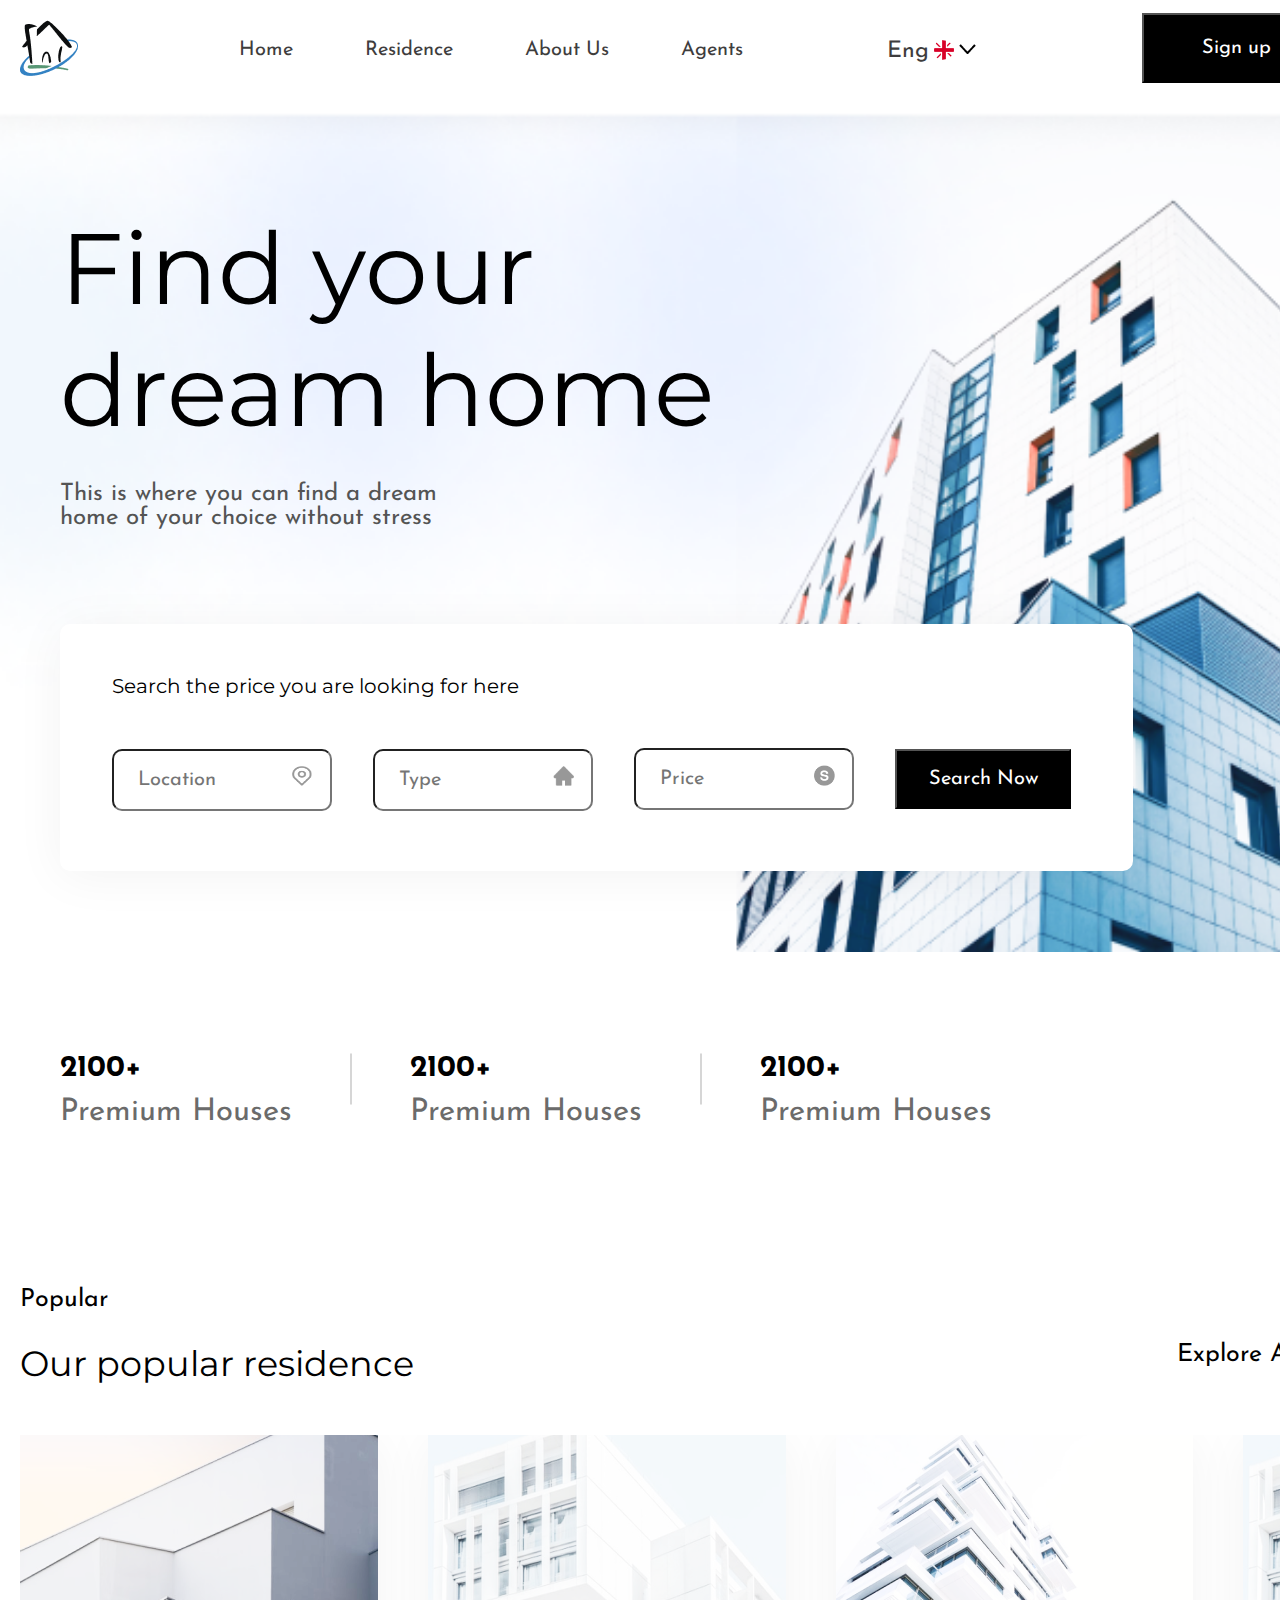
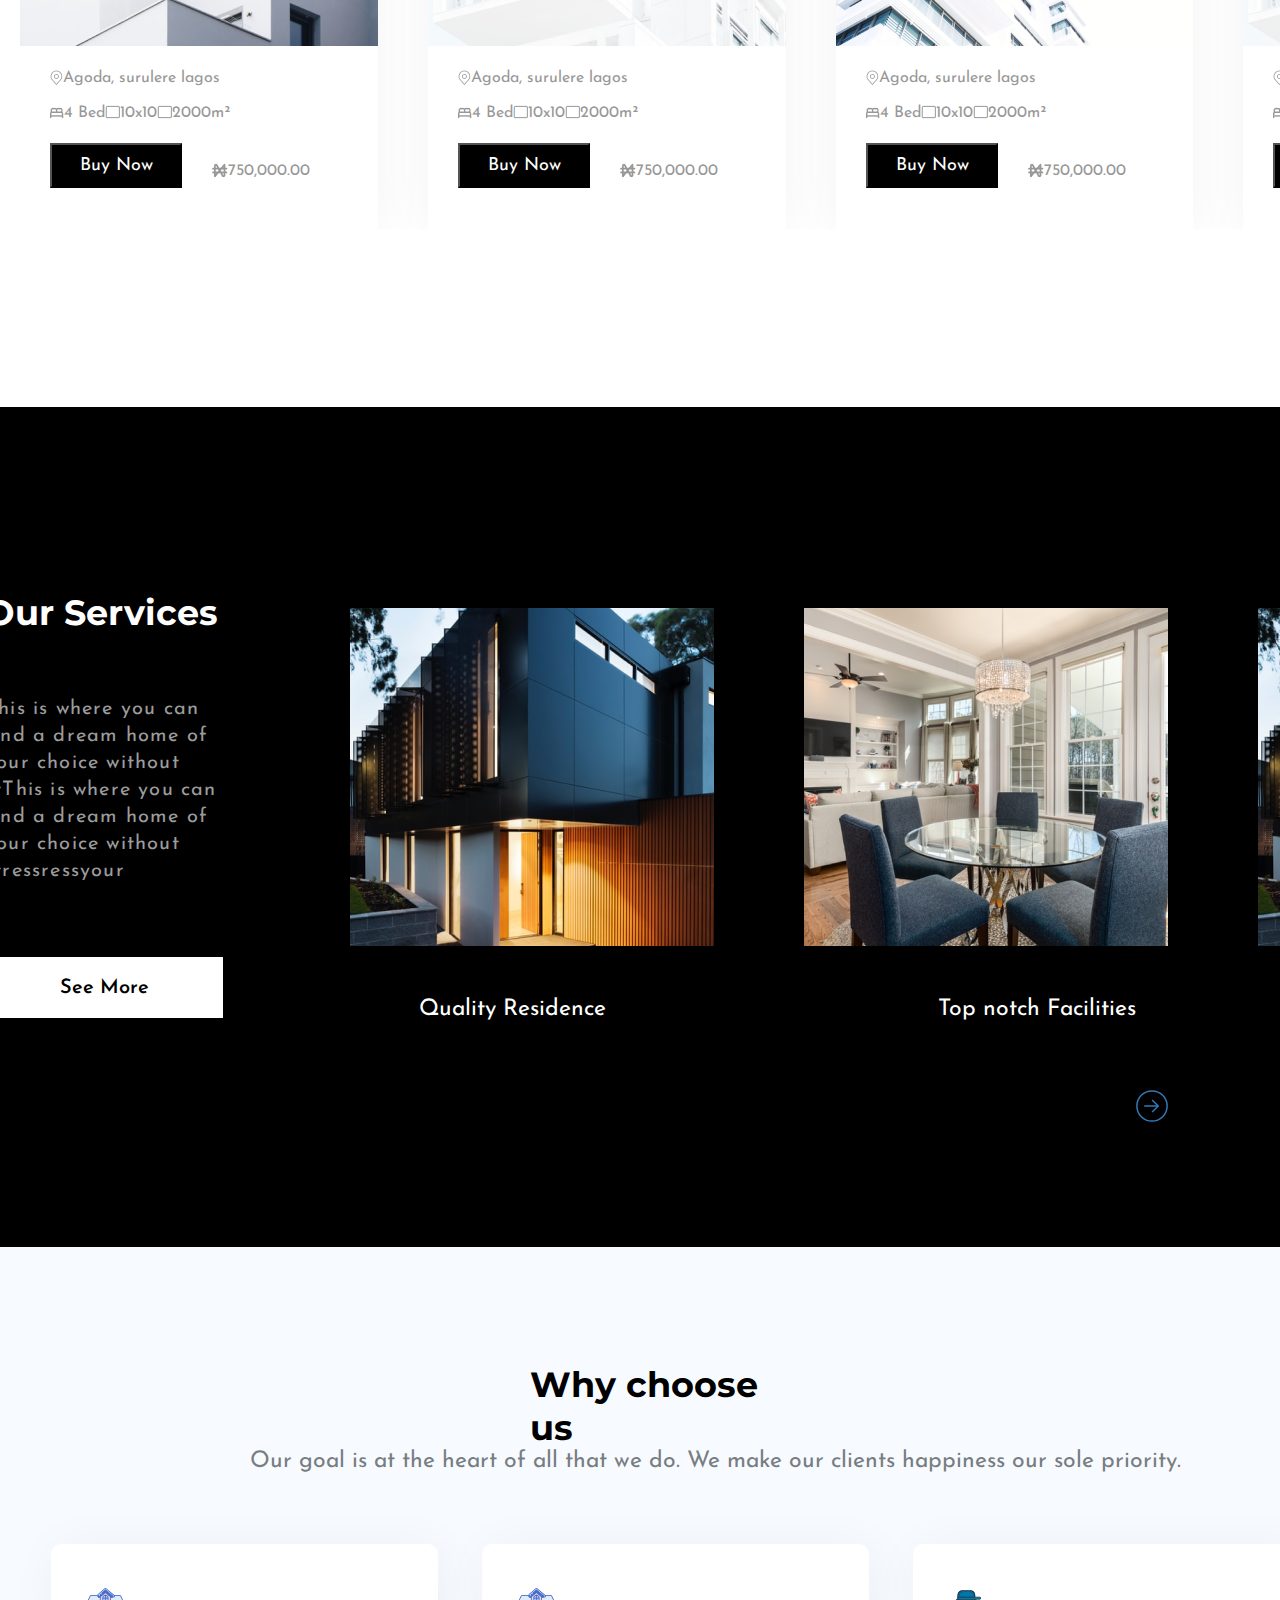
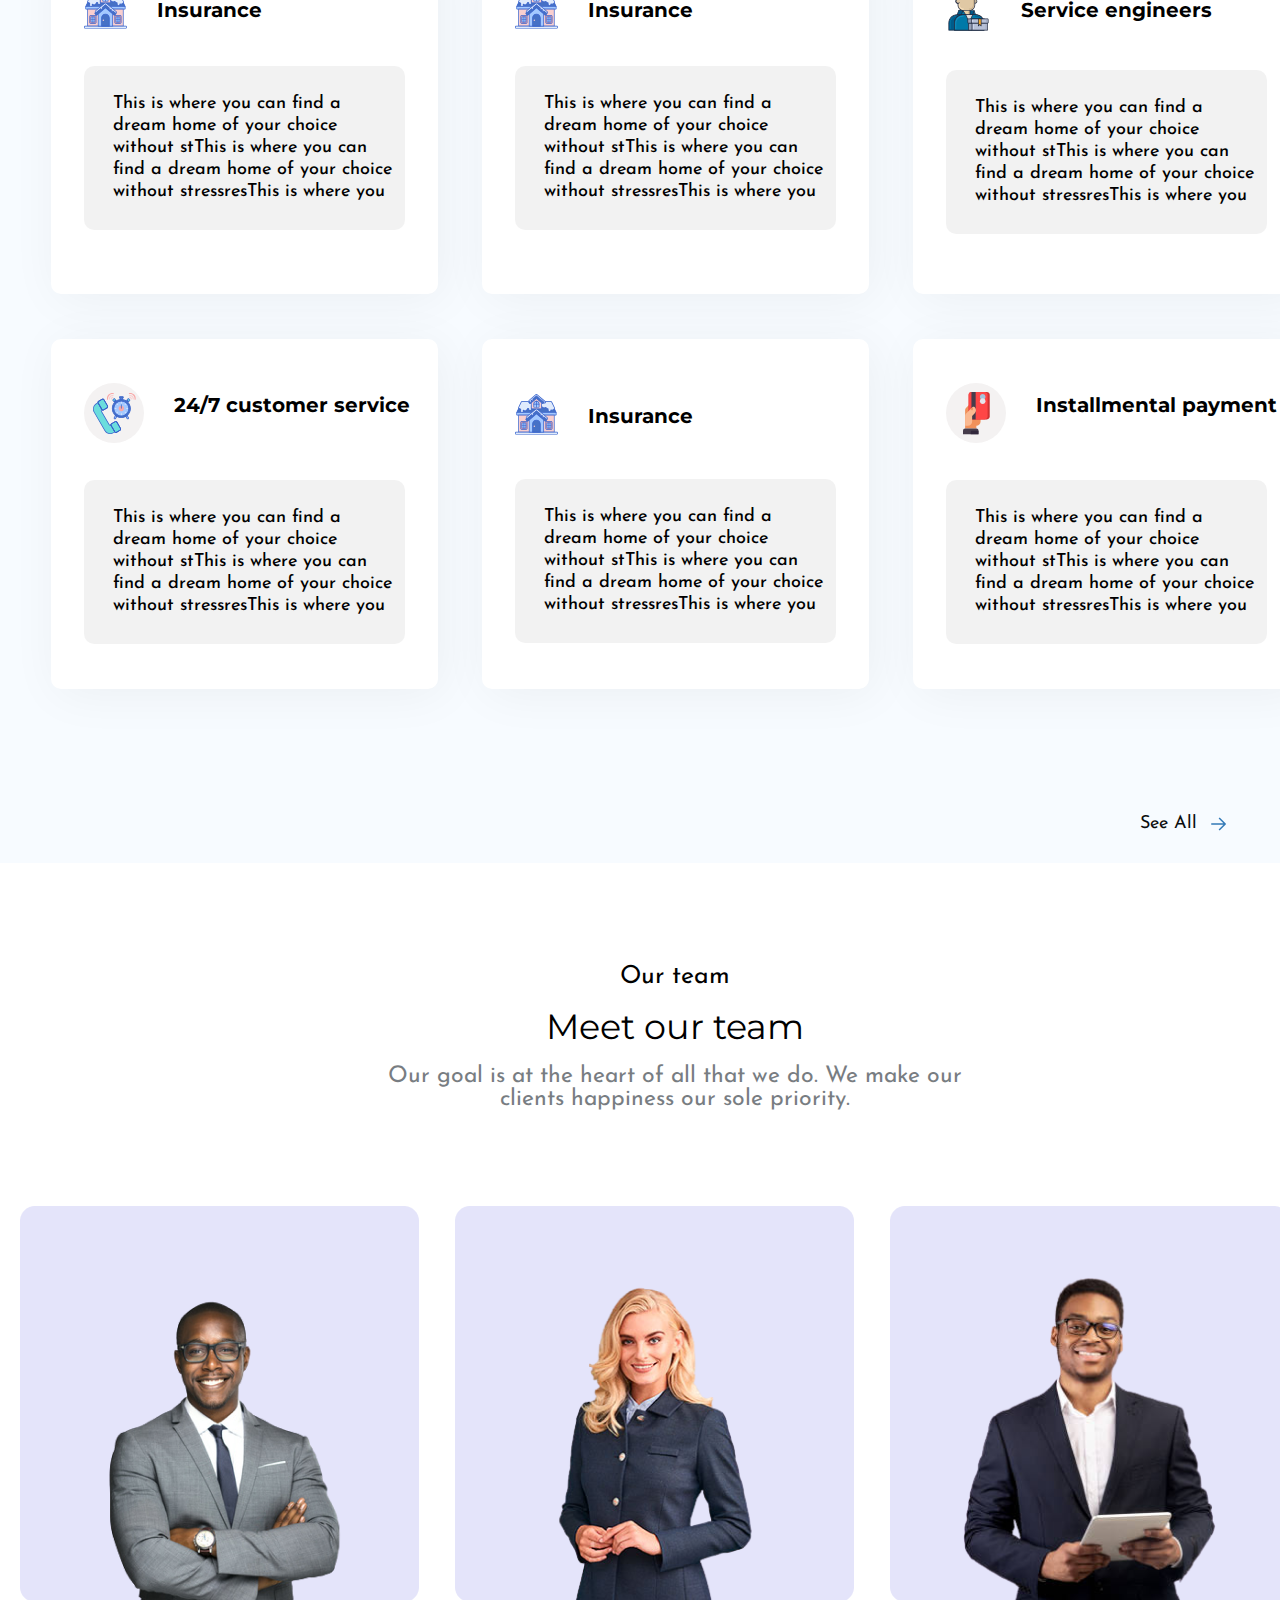
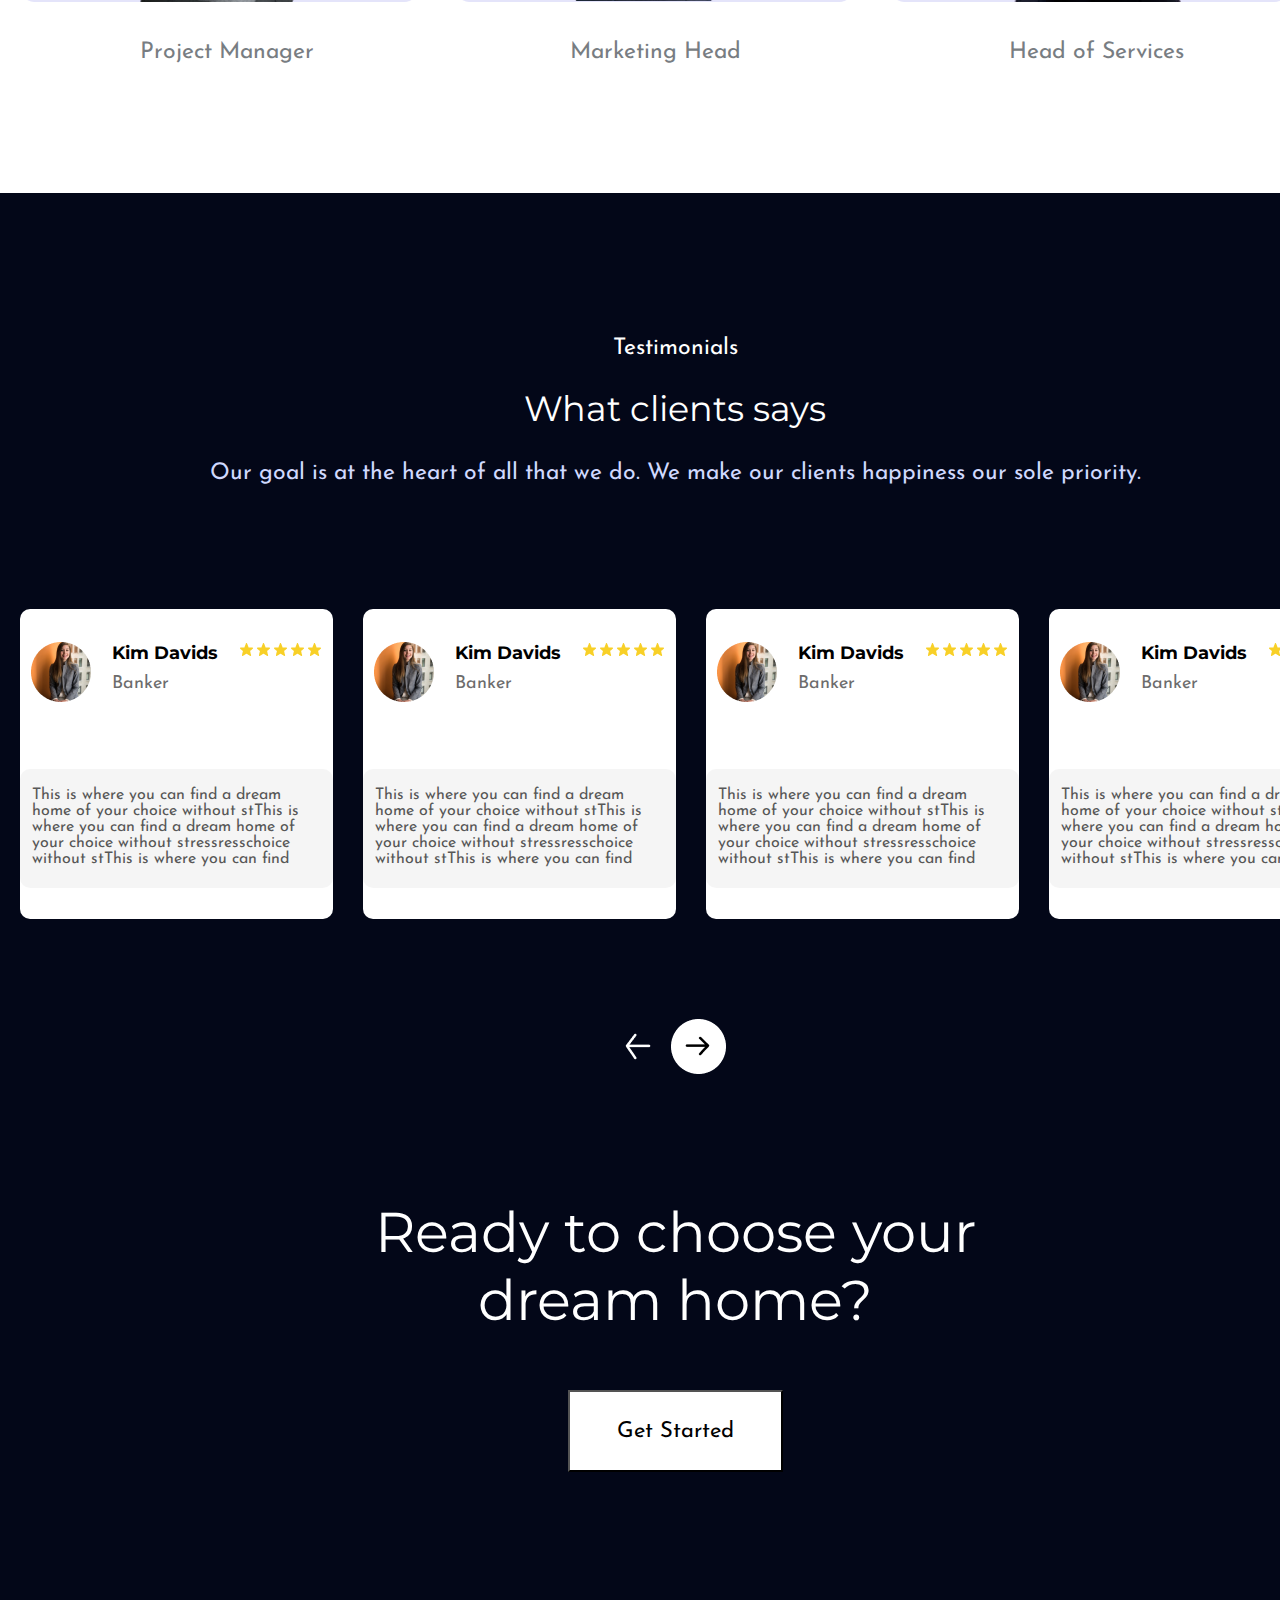
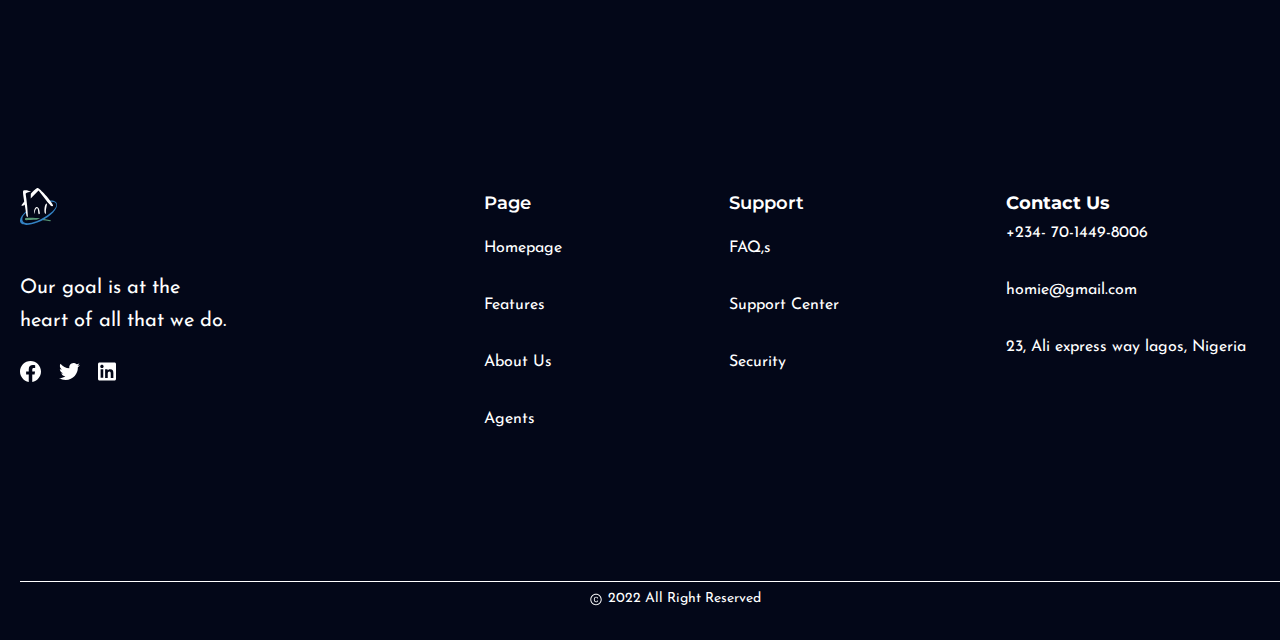
<file: index.html>
<!DOCTYPE html>
<html lang="en">
<head>
    <meta charset="UTF-8">
    <meta http-equiv="X-UA-Compatible" content="IE=edge">
    <meta name="viewport" content="width=device-width,minimum-scale=1.0,maximum-scale=1.0,user-scalable=yes, initial-scale=1.0">
    <link rel="preconnect" href="https://fonts.googleapis.com">
    <link rel="preconnect" href="https://fonts.gstatic.com" crossorigin>
    <link href="https://fonts.googleapis.com/css2?family=Josefin+Sans:wght@700&family=Karla:wght@400;500;600;700;800&family=Lato:ital,wght@0,100;0,400;0,700;0,900;1,100&family=Montserrat:wght@700&family=Open+Sans:wght@300;400;500;600;700;800&display=swap" rel="stylesheet">
    <link rel="preconnect" href="https://fonts.googleapis.com">
    <link rel="preconnect" href="https://fonts.googleapis.com">
    <link rel="preconnect" href="https://fonts.gstatic.com" crossorigin>
    <link href="https://fonts.googleapis.com/css2?family=Josefin+Sans:wght@700&family=Karla:wght@400;500;600;700;800&family=Lato:ital,wght@0,100;0,400;0,700;0,900;1,100&family=Open+Sans:wght@300;400;500;600;700;800&display=swap" rel="stylesheet">
    <link rel="preconnect" href="https://fonts.gstatic.com" crossorigin>
    <link href="https://fonts.googleapis.com/css2?family=Josefin+Sans:wght@400;500;600&family=Karla:wght@400;500;600;700;800&family=Lato:ital,wght@0,100;0,400;0,700;0,900;1,100&family=Open+Sans:wght@300;400;500;600;700;800&display=swap" rel="stylesheet">
    <link rel="stylesheet" href="/CSS/menu.css">
    <link rel="stylesheet" href="/CSS/core.css">
    <link rel="stylesheet" href="/CSS/style.css">
    <title>Готовый прект Мэлс,Макс,Камила</title>
</head>
<body>
    <div class="wrapper">
        <div class="header">
            <div class="container">
                <div class="header_inner">
                    <div class="logo">
                        <img src="/imgs/Group 13.png" alt="">
                    </div>
                    <div class="header_content">
                        <div class="navigatin">
                            <input type="checkbox" class="toggle_menu">
                            <div class="hamburger">
                            </div>
                            <ul class="menu">
                                <li><a class="active" href="">Home</a></li>
                                <li><a href="">Residence</a></li>
                                <li><a href="">About Us</a></li>
                                <li><a href="">Agents</a></li>
                            </ul>
                        </div>
                        <div class="header_language">
                            <div class="language">Eng</div>
                            <div class="icon">
                                <img class="flag" src="/imgs/Vector.png" alt="">
                            </div>
                            <div class="strelka">
                                <img  src="/imgs/Vector (1).png" alt="">
                            </div>
                        </div>
                    </div>
                    <button class="button12345">
                        <a class="btn_text" href="">Sign up</a>
                    </button>
                </div>
            </div>
        </div>
        <div class="Find">
            <div class="container2">
                <div class="Find_inner">
                    <div class="Find_title">Find your dream home</div>
                    <div class="Find_SubTitle">This is where you can find a dream home of your choice without stress</div>
                </div>
                <div class="Search">
                    <div class="Search_title">Search the price you are looking for here</div>
                    <div class="Search_inner">
                        <div class="Search_inputs">
                            <div class="input1">
                                <input  class="Email1" type="text" placeholder="Location" >
                                <div class="location">
                                    <img class="location1" src="/imgs/location.png" alt="">
                                </div>
                            </div>
                            <div class="input2">
                                <input  class="Email2" type="text"  placeholder="Type">
                                <div class="home">
                                    <img class="home1" src="/imgs/home.png" alt="">
                                </div>
                            </div>
                            <div class="input3">
                                <input  class="Email3"  type="text"  placeholder="Price">
                                <div class="dollar">
                                    <img class="dollar1" src="/imgs/dollar.png" alt="">
                                </div>
                            </div>
                            <button class="button1">
                                <a class="btn_text1" href="https://www.figma.com/file/TuHcfzMzFaAcMeeaSoyyCK/Untitled?node-id=1%3A2">Search Now</a>
                            </button>
                        </div>
                    </div>   
                </div>      
            </div>
        </div>
        <div class="Premium">
            <div class="container2">
                <div class="Premium_inner">
                    <div class="Premium_content1">
                        <h1>2100+</h1>
                        <p>Premium Houses</p>
                    </div>
                    <div class="Premium_line1">
                        <img src="/imgs/Line 6.png" alt="">
                    </div>
                    <div class="Premium_content2">
                        <h1>2100+</h1>
                        <p>Premium Houses</p>
                    </div>
                    <div class="Premium_line1">
                        <img src="/imgs/Line 6.png" alt="">
                    </div>
                    <div class="Premium_content3">
                        <h1>2100+</h1>
                        <p>Premium Houses</p>
                    </div>
                </div>
            </div>
        </div> 
        <div class="Popular">
            <div class="container">
                <div class="Popular_inner">
                    <div class="Popular_title">Popular</div>
                    <div class="Popular_both">
                        <div class="Popular_SubTitle1">Our popular residence</div>
                        <div class="Popular_SubTitle2">
                            <p>Explore All</p>
                            <div>
                                <img src="/imgs/Strelochka.png" alt="">

                            </div>
                        </div>
                    </div>
                    <div class="Popular_Cards">
                        <div class="Popular_Cards_Content001">
                            <div class="Popular_Cards_Content1">
                                <div class="Popular_cards_img1">
                                    <img src="/imgs/card1.png" alt="">
                                </div>
                                <div class="Popular_Cards_Content_BottomText">
                                    <div class="Popular_Cards_Content_BottomImg">
                                        <img src="/imgs/Location99999999.png" alt="">
                                    </div>
                                    <div class="Popular_Cards_Content_BottomTitle">Agoda, surulere lagos</div>
                                </div>
                                <div class="Popular_Cards_Content_BottomInf">
                                    <div class="Popular_Cards_Content_BottomImg">
                                        <img src="/imgs/sofa.png" alt="">
    
                                    </div>
                                    <div class="Popular_Cards_Content_BottomInf1">4 Bed</div>
                                    <div class="Popular_Cards_Content_BottomImg">
                                        <img src="/imgs/Squear.png" alt="">
    
                                    </div>
                                    <div class="Popular_Cards_Content_BottomInf2">10x10</div>
                                    <div class="Popular_Cards_Content_BottomImg">
                                        <img src="/imgs/Squear.png" alt="">
    
                                    </div>
                                    <div class="Popular_Cards_Content_BottomInf3">2000m²</div>
                                </div>
                                <div class="Popular_Cards_Content_Bottomlast">
                                    <button class="Popular_Cards_Content_button">
                                        <a class="text_of_Button" href="">Buy Now</a>
                                    </button>
                                    <div class="Popular_Cards_Content_Bottomlast_both">
                                        <div class="img_of_last">
                                            <img src="/imgs/pricedollar.png" alt="">
                                        </div>
                                        <div class="Price">750,000.00</div>
                                    </div>
                                </div>
                            </div>
                        </div>
                        <div class="Popular_Cards_Content01">
                            <div class="Popular_Cards_Content1">
                                <div class="Popular_cards_img1">
                                    <img src="/imgs/card2.png" alt="">
                                </div>
                                <div class="Popular_Cards_Content_BottomText">
                                    <div class="Popular_Cards_Content_BottomImg">
                                        <img src="/imgs/Location99999999.png" alt="">
                                    </div>
                                    <div class="Popular_Cards_Content_BottomTitle">Agoda, surulere lagos</div>
                                </div>
                                <div class="Popular_Cards_Content_BottomInf">
                                    <div class="Popular_Cards_Content_BottomImg">
                                        <img src="/imgs/sofa.png" alt="">
    
                                    </div>
                                    <div class="Popular_Cards_Content_BottomInf1">4 Bed</div>
                                    <div class="Popular_Cards_Content_BottomImg">
                                        <img src="/imgs/Squear.png" alt="">
    
                                    </div>
                                    <div class="Popular_Cards_Content_BottomInf2">10x10</div>
                                    <div class="Popular_Cards_Content_BottomImg">
                                        <img src="/imgs/Squear.png" alt="">
    
                                    </div>
                                    <div class="Popular_Cards_Content_BottomInf3">2000m²</div>
                                </div>
                                <div class="Popular_Cards_Content_Bottomlast">
                                    <button class="Popular_Cards_Content_button">
                                        <a class="text_of_Button" href="">Buy Now</a>
                                    </button>
                                    <div class="Popular_Cards_Content_Bottomlast_both">
                                        <div class="img_of_last">
                                            <img src="/imgs/pricedollar.png" alt="">
                                        </div>
                                        <div class="Price">750,000.00</div>
                                    </div>
                                </div>
                            </div>
                        </div>
                        <div class="Popular_Cards_Content01">
                            <div class="Popular_Cards_Content1">
                                <div class="Popular_cards_img1">
                                    <img src="/imgs/card3.png" alt="">
                                </div>
                                <div class="Popular_Cards_Content_BottomText">
                                    <div class="Popular_Cards_Content_BottomImg">
                                        <img src="/imgs/Location99999999.png" alt="">
                                    </div>
                                    <div class="Popular_Cards_Content_BottomTitle">Agoda, surulere lagos</div>
                                </div>
                                <div class="Popular_Cards_Content_BottomInf">
                                    <div class="Popular_Cards_Content_BottomImg">
                                        <img src="/imgs/sofa.png" alt="">
    
                                    </div>
                                    <div class="Popular_Cards_Content_BottomInf1">4 Bed</div>
                                    <div class="Popular_Cards_Content_BottomImg">
                                        <img src="/imgs/Squear.png" alt="">
    
                                    </div>
                                    <div class="Popular_Cards_Content_BottomInf2">10x10</div>
                                    <div class="Popular_Cards_Content_BottomImg">
                                        <img src="/imgs/Squear.png" alt="">
    
                                    </div>
                                    <div class="Popular_Cards_Content_BottomInf3">2000m²</div>
                                </div>
                                <div class="Popular_Cards_Content_Bottomlast">
                                    <button class="Popular_Cards_Content_button">
                                        <a class="text_of_Button" href="">Buy Now</a>
                                    </button>
                                    <div class="Popular_Cards_Content_Bottomlast_both">
                                        <div class="img_of_last">
                                            <img src="/imgs/pricedollar.png" alt="">
                                        </div>
                                        <div class="Price">750,000.00</div>
                                    </div>
                                </div>
                            </div>
                        </div>
                        <div class="Popular_Cards_Content01">
                            <div class="Popular_Cards_Content1">
                                <div class="Popular_cards_img1">
                                    <img src="/imgs/card2.png" alt="">
                                </div>
                                <div class="Popular_Cards_Content_BottomText">
                                    <div class="Popular_Cards_Content_BottomImg">
                                        <img src="/imgs/Location99999999.png" alt="">
                                    </div>
                                    <div class="Popular_Cards_Content_BottomTitle">Agoda, surulere lagos</div>
                                </div>
                                <div class="Popular_Cards_Content_BottomInf">
                                    <div class="Popular_Cards_Content_BottomImg">
                                        <img src="/imgs/sofa.png" alt="">
    
                                    </div>
                                    <div class="Popular_Cards_Content_BottomInf1">4 Bed</div>
                                    <div class="Popular_Cards_Content_BottomImg">
                                        <img src="/imgs/Squear.png" alt="">
    
                                    </div>
                                    <div class="Popular_Cards_Content_BottomInf2">10x10</div>
                                    <div class="Popular_Cards_Content_BottomImg">
                                        <img src="/imgs/Squear.png" alt="">
    
                                    </div>
                                    <div class="Popular_Cards_Content_BottomInf3">2000m²</div>
                                </div>
                                <div class="Popular_Cards_Content_Bottomlast">
                                    <button class="Popular_Cards_Content_button">
                                        <a class="text_of_Button" href="">Buy Now</a>
                                    </button>
                                    <div class="Popular_Cards_Content_Bottomlast_both">
                                        <div class="img_of_last">
                                            <img src="/imgs/pricedollar.png" alt="">
                                        </div>
                                        <div class="Price">750,000.00</div>
                                    </div>
                                </div>
                            </div>
                        </div>
                        <div class="Popular_Cards_Content01">
                            <div class="Popular_Cards_Content1">
                                <div class="Popular_cards_img1">
                                    <img src="/imgs/card3.png" alt="">
                                </div>
                                <div class="Popular_Cards_Content_BottomText">
                                    <div class="Popular_Cards_Content_BottomImg">
                                        <img src="/imgs/Location99999999.png" alt="">
                                    </div>
                                    <div class="Popular_Cards_Content_BottomTitle">Agoda, surulere lagos</div>
                                </div>
                                <div class="Popular_Cards_Content_BottomInf">
                                    <div class="Popular_Cards_Content_BottomImg">
                                        <img src="/imgs/sofa.png" alt="">
    
                                    </div>
                                    <div class="Popular_Cards_Content_BottomInf1">4 Bed</div>
                                    <div class="Popular_Cards_Content_BottomImg">
                                        <img src="/imgs/Squear.png" alt="">
    
                                    </div>
                                    <div class="Popular_Cards_Content_BottomInf2">10x10</div>
                                    <div class="Popular_Cards_Content_BottomImg">
                                        <img src="/imgs/Squear.png" alt="">
    
                                    </div>
                                    <div class="Popular_Cards_Content_BottomInf3">2000m²</div>
                                </div>
                                <div class="Popular_Cards_Content_Bottomlast">
                                    <button class="Popular_Cards_Content_button">
                                        <a class="text_of_Button" href="">Buy Now</a>
                                    </button>
                                    <div class="Popular_Cards_Content_Bottomlast_both">
                                        <div class="img_of_last">
                                            <img src="/imgs/pricedollar.png" alt="">
                                        </div>
                                        <div class="Price">750,000.00</div>
                                    </div>
                                </div>
                            </div>
                        </div>
                        <div class="Popular_Cards_Content01">
                            <div class="Popular_Cards_Content1">
                                <div class="Popular_cards_img1">
                                    <img src="/imgs/card2.png" alt="">
                                </div>
                                <div class="Popular_Cards_Content_BottomText">
                                    <div class="Popular_Cards_Content_BottomImg">
                                        <img src="/imgs/Location99999999.png" alt="">
                                    </div>
                                    <div class="Popular_Cards_Content_BottomTitle">Agoda, surulere lagos</div>
                                </div>
                                <div class="Popular_Cards_Content_BottomInf">
                                    <div class="Popular_Cards_Content_BottomImg">
                                        <img src="/imgs/sofa.png" alt="">
    
                                    </div>
                                    <div class="Popular_Cards_Content_BottomInf1">4 Bed</div>
                                    <div class="Popular_Cards_Content_BottomImg">
                                        <img src="/imgs/Squear.png" alt="">
    
                                    </div>
                                    <div class="Popular_Cards_Content_BottomInf2">10x10</div>
                                    <div class="Popular_Cards_Content_BottomImg">
                                        <img src="/imgs/Squear.png" alt="">
    
                                    </div>
                                    <div class="Popular_Cards_Content_BottomInf3">2000m²</div>
                                </div>
                                <div class="Popular_Cards_Content_Bottomlast">
                                    <button class="Popular_Cards_Content_button">
                                        <a class="text_of_Button" href="">Buy Now</a>
                                    </button>
                                    <div class="Popular_Cards_Content_Bottomlast_both">
                                        <div class="img_of_last">
                                            <img src="/imgs/pricedollar.png" alt="">
                                        </div>
                                        <div class="Price">750,000.00</div>
                                    </div>
                                </div>
                            </div>
                        </div>
                        <div class="Popular_Cards_Content01">
                            <div class="Popular_Cards_Content1">
                                <div class="Popular_cards_img1">
                                    <img src="/imgs/card1.png" alt="">
                                </div>
                                <div class="Popular_Cards_Content_BottomText">
                                    <div class="Popular_Cards_Content_BottomImg">
                                        <img src="/imgs/Location99999999.png" alt="">
                                    </div>
                                    <div class="Popular_Cards_Content_BottomTitle">Agoda, surulere lagos</div>
                                </div>
                                <div class="Popular_Cards_Content_BottomInf">
                                    <div class="Popular_Cards_Content_BottomImg">
                                        <img src="/imgs/sofa.png" alt="">
    
                                    </div>
                                    <div class="Popular_Cards_Content_BottomInf1">4 Bed</div>
                                    <div class="Popular_Cards_Content_BottomImg">
                                        <img src="/imgs/Squear.png" alt="">
    
                                    </div>
                                    <div class="Popular_Cards_Content_BottomInf2">10x10</div>
                                    <div class="Popular_Cards_Content_BottomImg">
                                        <img src="/imgs/Squear.png" alt="">
    
                                    </div>
                                    <div class="Popular_Cards_Content_BottomInf3">2000m²</div>
                                </div>
                                <div class="Popular_Cards_Content_Bottomlast">
                                    <button class="Popular_Cards_Content_button">
                                        <a class="text_of_Button" href="">Buy Now</a>
                                    </button>
                                    <div class="Popular_Cards_Content_Bottomlast_both">
                                        <div class="img_of_last">
                                            <img src="/imgs/pricedollar.png" alt="">
                                        </div>
                                        <div class="Price">750,000.00</div>
                                    </div>
                                </div>
                            </div>
                        </div>
                        <div class="Popular_Cards_Content01">
                            <div class="Popular_Cards_Content1">
                                <div class="Popular_cards_img1">
                                    <img src="/imgs/card3.png" alt="">
                                </div>
                                <div class="Popular_Cards_Content_BottomText">
                                    <div class="Popular_Cards_Content_BottomImg">
                                        <img src="/imgs/Location99999999.png" alt="">
                                    </div>
                                    <div class="Popular_Cards_Content_BottomTitle">Agoda, surulere lagos</div>
                                </div>
                                <div class="Popular_Cards_Content_BottomInf">
                                    <div class="Popular_Cards_Content_BottomImg">
                                        <img src="/imgs/sofa.png" alt="">
                                    </div>
                                    <div class="Popular_Cards_Content_BottomInf1">4 Bed</div>
                                    <div class="Popular_Cards_Content_BottomImg">
                                        <img src="/imgs/Squear.png" alt="">
                                    </div>
                                    <div class="Popular_Cards_Content_BottomInf2">10x10</div>
                                    <div class="Popular_Cards_Content_BottomImg">
                                        <img src="/imgs/Squear.png" alt="">
                                    </div>
                                    <div class="Popular_Cards_Content_BottomInf3">2000m²</div>
                                </div>
                                <div class="Popular_Cards_Content_Bottomlast">
                                    <button class="Popular_Cards_Content_button">
                                        <a class="text_of_Button" href="">Buy Now</a>
                                    </button>
                                    <div class="Popular_Cards_Content_Bottomlast_both">
                                        <div class="img_of_last">
                                            <img src="/imgs/pricedollar.png" alt="">
                                        </div>
                                        <div class="Price">750,000.00</div>
                                    </div>
                                </div>
                            </div>
                        </div>
                    </div> 
                </div>
            </div>
        </div>
        <div class="cervicesall">
            <div class="container">
                <div class="services">
                    <div class="services_inner">
                        <div class="services_left">
                            <h1 class="header__one">
                                Our Services
                            </h1>
                            <p class="text_one">
                                This is where you can find a dream home of your choice without stThis
                                 is where you can find a dream home of your choice without stressressyour
                            </p>
                          <div class="link">
                            <a href="#" class="link_button">See More</a>
                          </div>
                        </div>
                        <div class="block_right">
                            <div class="services_right">
                                <img class="images" src="./images/Rectangle 15.png" alt="" class="images_right">
                                <img class="images" src="./images/Rectangle 15 (1).png" alt="" class="images_right">
                                <img class="images" src="./images/Rectangle 15.png" alt="" class="images_right">
                                <img class="images" src="./images/Rectangle 15 (1).png" alt="" class="images_right">
                                <img class="images" src="./images/Rectangle 15.png" alt="" class="images_right">
                                <img class="images" src="./images/Rectangle 15 (1).png" alt="" class="images_right">
                                <img class="images" src="./images/Rectangle 15.png" alt="" class="images_right">
                                <img class="images" src="./images/Rectangle 15 (1).png" alt="" class="images_right">
                            </div>
                            <div class="under_text">
                                <div class="untitle__1">
                                    <p class="untitle">Quality Residence</p>
                                </div>
                                <p class="untitle2">Top notch Facilities</p>
                            </div>
                        </div>
                        <div class="link_button-one">
                            <a class="arrow-circle-one" href="#link">
                                <svg class="arrow-circle-icon" xmlns="http://www.w3.org/2000/svg" width="32" height="32" viewBox="0 0 32 32">
                                    <g fill="none" stroke="#337AB7" stroke-width="1.5" stroke-linejoin="round" stroke-miterlimit="10">
                                        <circle class="arrow-circle-iconcircle" cx="16" cy="16" r="15.12"></circle>
                                        <path class="arrow-circle-icon--arrow" d="M16.14 9.93L22.21 16l-6.07 6.07M8.23 16h13.98"></path>
                                    </g>
                                </svg>
                            </a>
                        </div>
                    </div>
                </div>
            </div>

        </div>
        <div class="why">
            <div class="container">
                <div class="why_inner">
                    <div class="header-why">
                        <h3>Why choose us</h3>
                        <p class="text-why">
                            Our goal is at the heart of all that 
                            we do. We make our clients happiness our sole priority.
                        </p>
                    </div>
                    <div class="box_content">
                        <div class="first">
                            <div class="one">
                            <div class="content-logo">
                                <div class="logo-one">
                                    <img src="/images/Group.svg " alt="" class="logo-one">
                                </div>
                                <div class="header-one">
                                    Insurance
                                </div>
                            </div>
                                <div class="content-box">
                                    <p class="content">
                                        This is where you can find a dream home of your choice without stThis is where you can find
                                        a dream home of your choice without stressresThis is where you 
                                    </p>
                                </div> 
                            </div>
                            <div class="two">
                                <div class="content-logo">
                                    <div class="logo-one">
                                        <img src="/images/Group.svg " alt="" class="logo-one">
                                    </div>
                                    <div class="header-one">
                                        Insurance
                                    </div>
                                </div>
                                <div class="content-box">
                                    <p class="content">
                                        This is where you can find a dream home of your choice without stThis is where you can find
                                        a dream home of your choice without stressresThis is where you 
                                    </p>
                                </div>  
                            </div>
                            <div class="three">
                                <div class="content-logo">
                                    <div class="logo-one">
                                        <img src="./courier service.svg" alt="" class="logo-one">
                                    </div>
                                    <div class="header-one">
                                        Service engineers
                                    </div>
                                </div>
                                <div class="content-box">
                                    <p class="content">
                                        This is where you can find a dream home of your choice without stThis is where you can find
                                        a dream home of your choice without stressresThis is where you 
                                    </p>
                                </div>  
                            </div>
                        </div>
                        <div class="second">
                            <div class="four">
                                <div class="content-logo">
                                    <div class="logo-one">
                                        <img src="./Frame 58.svg" alt="" class="logo-one">
                                    </div>
                                    <div class="header-one">
                                        24/7 customer service
                                    </div>
                                </div>
                                <div class="content-box">
                                    <p class="content">
                                        This is where you can find a dream home of your choice without stThis is where you can find
                                        a dream home of your choice without stressresThis is where you 
                                    </p>
                                </div>  
                            </div>
                            <div class="five">
                                <div class="content-logo-five">
                                    <div class="logo-one">
                                        <img src="/images/Group.svg " alt="" class="logo-one">
                                    </div>
                                    <div class="header-one">
                                        Insurance
                                    </div>
                                </div>
                                <div class="content-box-five">
                                    <p class="content">
                                        This is where you can find a dream home of your choice without stThis is where you can find
                                        a dream home of your choice without stressresThis is where you 
                                    </p>
                                </div>     
                            </div>
                            <div class="six">
                                <div class="content-logo">
                                    <div class="logo-one">
                                        <img src="/Frame 57.svg " alt="" class="logo-one">
                                    </div>
                                    <div class="header-one">
                                        Installmental payment
                                    </div>
                                </div>
                                <div class="content-box">
                                    <p class="content">
                                        This is where you can find a dream home of your choice without stThis is where you can find
                                        a dream home of your choice without stressresThis is where you 
                                    </p>
                                </div> 
                            </div>
                       </div>
                    </div>
                    <div class="content_content_content">
                        <a class="arrow-circle" href="#link">See All
                            <svg class="arrow-circle-icon" xmlns="http://www.w3.org/2000/svg" width="32" height="32" viewBox="0 0 32 32">
                                <g fill="none" stroke="#337AB7" stroke-width="1.5" stroke-linejoin="round" stroke-miterlimit="10">
                                    <circle class="arrow-circle-iconcircle" cx="16" cy="16" r="15.12"></circle>
                                    <path class="arrow-circle-icon--arrow" d="M16.14 9.93L22.21 16l-6.07 6.07M8.23 16h13.98"></path>
                                </g>
                            </svg>
                        </a>      
                    </div>
                </div>
            </div>
        </div>
        <div class="Our">
            <div class="container">
                <div class="Our_inner">
                    <div class="Our_Main_Middle">
                        <div class="Our_Name">
                            Our team
                        </div>
                        <div class="Our_title">
                            Meet our team
                        </div>
                        <div class="Our_SubTitle">
                            <p>  Our goal is at the heart 
                                of all that we do. We make 
                                our </p>

                            <p>clients happiness our 
                                sole priority.</p>    
                          
                        </div>
                    </div>
                    <div class="Our_Imgs">
                        <div class="Our_ImgStart">
                            <img src="/imgs/Group 9.png" alt="">
                            <p>Project Manager</p>
                        </div>
                        <div class="Our_ImgMiddle">
                            <img src="/imgs/Group 10.png" alt="">
                            <p>Marketing Head</p>
                        </div>
                        <div class="Our_ImgEnd">
                            <img src="/imgs/Group 11.png" alt="">
                            <p>Head of Services</p>
                        </div>
                    </div>
                </div>
            </div>
        </div>
        <div class="Testimonials">
            <div class="container">
                <div class="Testimonials_inner">
                    <div class="Testimonials_Main">
                        <div class="Testimonials_Name">
                            Testimonials
                        </div>
                        <div class="Testimonials_Tittle">
                            What clients says
                        </div>
                        <div class="Testimonials_SubTittle">
                            Our goal is at the heart 
                            of all that we do. We make 
                            our clients happiness our sole 
                            priority.
                        </div>
                    </div>
                    <div class="Testimonials_Cardssss">
                        <div class="Testimonials_Card1">
                            <div class="container5">
                                <div class="Testimonials_Cards_Inner">
                                    <div class="Testimonials_Cards_Inner_Top">
                                        <div class="Testimonials_Cards_Inner_Top_Img">
                                            <img src="/imgs/women.png" alt="">
                                        </div>
                                        <div class="Testimonials_TextTop">
                                            <h1>Kim Davids </h1>
                                            <p>Banker</p>
                                        </div>
                                        <div class="Testimonials_Cards_Inner_Top_stars">
                                            <img src="/imgs/stars.png" alt="">
                                        </div>
                                    </div>
                                    <div class="Testimonials_Cards_Inner_Bottom">
                                        <div class="Testimonials_Cards_Inner_Top_Text">
                                            <p>This is where you can find a dream home 
                                                of your choice without stThis is where 
                                                you can find a dream home of your choice 
                                                without stressresschoice without stThis 
                                                is where you can find </p>
                                        </div>
                                    </div> 
                                </div> 
                            </div>      
                        </div>
                        <div class="Testimonials_Card">
                            <div class="container5">
                                <div class="Testimonials_Cards_Inner">
                                    <div class="Testimonials_Cards_Inner_Top">
                                        <div class="Testimonials_Cards_Inner_Top_Img">
                                            <img src="/imgs/women.png" alt="">
                                        </div>
                                        <div class="Testimonials_TextTop">
                                            <h1>Kim Davids </h1>
                                            <p>Banker</p>
                                        </div>
                                        <div class="Testimonials_Cards_Inner_Top_stars">
                                            <img src="/imgs/stars.png" alt="">
                                        </div>
        
                                    </div>
                                    <div class="Testimonials_Cards_Inner_Bottom">
                                        <div class="Testimonials_Cards_Inner_Top_Text">
                                            <p>This is where you can find a dream home 
                                                of your choice without stThis is where 
                                                you can find a dream home of your choice 
                                                without stressresschoice without stThis 
                                                is where you can find </p>
                                        </div>
                                    </div> 
                                </div>  
                            </div>    
                        </div>
                        <div class="Testimonials_Card">
                            <div class="container5">
                                <div class="Testimonials_Cards_Inner">
                                    <div class="Testimonials_Cards_Inner_Top">
                                        <div class="Testimonials_Cards_Inner_Top_Img">
                                            <img src="/imgs/women.png" alt="">
                                        </div>
                                        <div class="Testimonials_TextTop">
                                            <h1>Kim Davids </h1>
                                            <p>Banker</p>
                                        </div>
                                        <div class="Testimonials_Cards_Inner_Top_stars">
                                            <img src="/imgs/stars.png" alt="">
                                        </div>
        
                                    </div>
                                    <div class="Testimonials_Cards_Inner_Bottom">
                                        <div class="Testimonials_Cards_Inner_Top_Text">
                                            <p>This is where you can find a dream home 
                                                of your choice without stThis is where 
                                                you can find a dream home of your choice 
                                                without stressresschoice without stThis 
                                                is where you can find </p>
                                        </div>
                                    </div> 
                                </div>  
                            </div>    
                        </div>
                        <div class="Testimonials_Card">
                            <div class="container5">
                                <div class="Testimonials_Cards_Inner">
                                    <div class="Testimonials_Cards_Inner_Top">
                                        <div class="Testimonials_Cards_Inner_Top_Img">
                                            <img src="/imgs/women.png" alt="">
                                        </div>
                                        <div class="Testimonials_TextTop">
                                            <h1>Kim Davids </h1>
                                            <p>Banker</p>
                                        </div>
                                        <div class="Testimonials_Cards_Inner_Top_stars">
                                            <img src="/imgs/stars.png" alt="">
                                        </div>
        
                                    </div>
                                    <div class="Testimonials_Cards_Inner_Bottom">
                                        <div class="Testimonials_Cards_Inner_Top_Text">
                                            <p>This is where you can find a dream home 
                                                of your choice without stThis is where 
                                                you can find a dream home of your choice 
                                                without stressresschoice without stThis 
                                                is where you can find </p>
                                        </div>
                                    </div> 
                                </div>  
                            </div>    
                        </div>
                        <div class="Testimonials_Card">
                            <div class="container5">
                                <div class="Testimonials_Cards_Inner">
                                    <div class="Testimonials_Cards_Inner_Top">
                                        <div class="Testimonials_Cards_Inner_Top_Img">
                                            <img src="/imgs/women.png" alt="">
                                        </div>
                                        <div class="Testimonials_TextTop">
                                            <h1>Kim Davids </h1>
                                            <p>Banker</p>
                                        </div>
                                        <div class="Testimonials_Cards_Inner_Top_stars">
                                            <img src="/imgs/stars.png" alt="">
                                        </div>
        
                                    </div>
                                    <div class="Testimonials_Cards_Inner_Bottom">
                                        <div class="Testimonials_Cards_Inner_Top_Text">
                                            <p>This is where you can find a dream home 
                                                of your choice without stThis is where 
                                                you can find a dream home of your choice 
                                                without stressresschoice without stThis 
                                                is where you can find </p>
                                        </div>
                                    </div> 
                                </div>  
                            </div>    
                        </div>
                        <div class="Testimonials_Card">
                            <div class="container5">
                                <div class="Testimonials_Cards_Inner">
                                    <div class="Testimonials_Cards_Inner_Top">
                                        <div class="Testimonials_Cards_Inner_Top_Img">
                                            <img src="/imgs/women.png" alt="">
                                        </div>
                                        <div class="Testimonials_TextTop">
                                            <h1>Kim Davids </h1>
                                            <p>Banker</p>
                                        </div>
                                        <div class="Testimonials_Cards_Inner_Top_stars">
                                            <img src="/imgs/stars.png" alt="">
                                        </div>
        
                                    </div>
                                    <div class="Testimonials_Cards_Inner_Bottom">
                                        <div class="Testimonials_Cards_Inner_Top_Text">
                                            <p>This is where you can find a dream home 
                                                of your choice without stThis is where 
                                                you can find a dream home of your choice 
                                                without stressresschoice without stThis 
                                                is where you can find </p>
                                        </div>
                                    </div> 
                                </div>  
                            </div>    
                        </div>
                        <div class="Testimonials_Card">
                            <div class="container5">
                                <div class="Testimonials_Cards_Inner">
                                    <div class="Testimonials_Cards_Inner_Top">
                                        <div class="Testimonials_Cards_Inner_Top_Img">
                                            <img src="/imgs/women.png" alt="">
                                        </div>
                                        <div class="Testimonials_TextTop">
                                            <h1>Kim Davids </h1>
                                            <p>Banker</p>
                                        </div>
                                        <div class="Testimonials_Cards_Inner_Top_stars">
                                            <img src="/imgs/stars.png" alt="">
                                        </div>
        
                                    </div>
                                    <div class="Testimonials_Cards_Inner_Bottom">
                                        <div class="Testimonials_Cards_Inner_Top_Text">
                                            <p>This is where you can find a dream home 
                                                of your choice without stThis is where 
                                                you can find a dream home of your choice 
                                                without stressresschoice without stThis 
                                                is where you can find </p>
                                        </div>
                                    </div> 
                                </div>  
                            </div>    
                        </div>
                    </div>
                    <div class="Testimonials_Twoarrow">
                        <div class="Testimonials_Twoarrow_one">
                            <img src="/imgs/Strelca.png" alt="">
                        </div>
                        <div class="Testimonials_Twoarrow_two">
                            <img src="/imgs/StrelcaCircle.png" alt="">
                        </div>
                    </div>
                    <div class="Testimonials_Botomtitle">
                        <p>Ready to choose your </p>
                        <p>dream home?</p>
                       
                    </div>
                    <div class="Button_of_button">
                        <button class="Testimonials_Botom_Button">
                            <a class="Testimonials_Botom_Button_Text" href="">Get Started</a>
                        </button>
                    </div>
                </div>
            </div>
        </div>
        <div class="footer">
            <div class="container">
                <div class="footer_inner">
                    <div class="footer_all-content">
                        <div class="footer_logos">
                            <img src="./Group 13.svg" alt="" class="logo_home">
                            <p class="title_first">
                                Our goal is at the heart of all that we do.
                            </p>
                            <img src="./Frame 101.svg" alt="" class="logo_link">
                        </div>
                        <div class="footer_headcontent">
                            <div class="page_contacts">
                                <h2 class="header_first">
                                    Page
                                </h2>
                                <a href="" class="links_footer">Homepage</a>
                                <a href="" class="links_footer">Features</a>
                                <a href="" class="links_footer">About Us</a>
                                <a href="" class="links_footer">Agents</a>
                            </div>
                            <div class="support_contacts">
                                <h3 class="support_header">
                                    Support
                                </h3>
                                <a href="" class="links_footer">FAQ,s</a>
                                <a href="" class="links_footer">Support Center</a>
                                <a href="" class="links_footer">Security</a>
                            </div>
                            <div class="contact-us_footer">
                                <h4 class="header_contact-us">
                                    Contact Us
                                </h4>
                                <a href="" class="links_footer">+234- 70-1449-8006</a>
                                <a href="" class="links_footer">homie@gmail.com</a>
                                <a href="" class="links_footer">23, Ali express way lagos, Nigeria</a>
                            </div>
                        </div>
                        <div class="footer_foot">
                            <div class="logo_footer_end">
                                <img src="./Vector (1).svg" alt="" class="end_logo">
                            </div>
                            <p class="end__footer">
                                2022  All Right Reserved
                            </p>
                        </div>
                    </div>
                </div>
            </div>
        </div>
    </div>
</body>
</html>
</file>
<file: CSS/menu.css>
/* .header_inner{
    display: flex;
    justify-content: space-between;

}  */
.header_inner ul{
    display: flex;
    list-style: none;
}
</file>
<file: CSS/core.css>
/* * {
    margin: 0;
    padding: 0;
    box-sizing: border-box;
    font-family: 'Josefin Sans';
}

.container{
    width: 1110px;
    margin: 0 auto;
    padding: 0 20px;
    height: 20px;
} */

*{
    margin: 0;
    padding: 0;
    box-sizing: border-box;
}

.container{
    width: 1350px;
    margin: 0 auto;
    padding: 0 20px;
    height: 20px;
}
.container2{
    width: 1200px;
    margin: 0 auto;
    padding: 0 20px;
    height: 20px;

}

.wrapper {
    overflow: hidden;
    position: relative;
    width: 100%;
}
</file>
<file: CSS/style.css>
.header{
    height: 112px;
    background-color: #fff;
}
.header_inner{
    display: flex;
    justify-content: space-between;
}
.hamburger{
    position: relative;
    width: 30px;
    height: 4px;
    background: red;
    border-radius: 10px;
    cursor: pointer;
    z-index: 2;
    transition: 0.3s;
}
.hamburger:before,
.hamburger:after{
    content:'' ;
    position: absolute;
    /* box-sizing: border-box; */
    height: 4px;
    right: 0;
    background: green;
    border-radius: 10px;
    transition: 0.3s;
}
.hamburger:before{
    top: -10px;
    width: 30px;
}
.hamburger:after{
    top: 10px;
    width: 30px;
}
.toggle_menu{
    transform: translate(0px,-370px);
    position: absolute;
    width: 30px;
    height: 100%;
    z-index: 3;
    opacity: 0;
}
.hamburger,
.toggle_menu{
    display: none;
}
.navigatin input:checked ~ .hamburger{
    background: transparent;
}
.navigatin input:checked ~ .hamburger:before{
    top: 0;
    transform: rotate(-45deg);
    width: 30px;  
}
.navigatin input:checked ~ .hamburger:after{
    top: 0;
    transform: rotate(45deg);
    width: 30px;
}
.navigatin input:checked ~ .menu{
    right: 0;
    box-shadow: -20px 0 40px rgba(0, 0, 0, 0.3);
}

.header_content{
    margin-top: 40px;
}
.header_content{
    display: flex;
}
.logo{
    margin-top: 20px;
}
.header_content ul li a{
    font-family: 'Josefin Sans', sans-serif;
    padding-right:72px;
    font-size: 20px;
    font-weight: 400px;
    text-decoration: none;    
    color: #3E3D3D;
    transition: color 0.3s linear;
}
.header_content ul li a:hover{
    color: #40E0D0;
}
.header_language{
    display: flex;  
}
.language{
    font-family: 'Josefin Sans', sans-serif;
    margin-left: 72px;
    font-weight: 400px;
    font-size: 23px;
    color:#3E3D3D;
}
.flag{
    border-radius: 50%;
    padding-left: 5px;
}
.strelka{
    padding: 0px 5px;
}
.button12345{
    margin-top: 13px;
    width: 188px;
    height: 70px;
    padding: 13px;
    background-color: #000;
}
.btn_text{
    font-family: 'Josefin Sans', sans-serif;
    text-decoration: none;
    font-weight: 400px;
    font-size: 20px;
    color:#fff ;
    background-color: #000;
}
/* header конец */
.Find{
    height: 840px;
    background: url(/imgs/2022-08-24_22-14-04.png) no-repeat center;
    background-size: cover;
}
.Find_inner{
    padding-top: 95px;
}
.Find_title{
    width: 674px;
    height: 222px;
    font-family: 'Montserrat', sans-serif;
    font-size: 100px;
    font-weight: 700px;
}
.Find_SubTitle{
    padding-top: 53px;
    font-family: 'Josefin Sans', sans-serif;
    width: 427px;
    height: 52px;
    font-weight: 400px;
    font-size: 24px;
    color:#545454 ;
}

/* End of Find */
.Search{
    width: 1073px;
    height: 247px;
    background-color: #fff;
    box-shadow: 0px 5px 50px 0px #0000000D;
    border-radius: 10px;
    justify-content: center;
    margin-top: 142px;
}
.Search_title{
    font-family: 'Montserrat', sans-serif;
    font-size: 20px;
    font-weight: 600px;
    transform: translate(52px,50px);
}
.Search_inputs{
    display: flex;
    justify-content: start;
    text-align: center;
    align-items: center;
}
.input1{
    margin-left: 52px;
    margin-top: 100px;
}
.input2{
    margin-top: 100px;
    margin-left: 41px;    
}
.input3{
    margin-top: 100px;
    margin-left: 41px; 
}
.button1{
    width: 176px;
    height: 60px;
    background-color: #000;
    margin-top: 75px;
    margin-left: 41px; 
}
.btn_text1{
    font-family: 'Josefin Sans', sans-serif;
    text-decoration: none;
    font-weight: 400px;
    font-size: 20px;
    color:#fff ;
    background-color: #000;
}
.Email1{
    font-family: 'Josefin Sans', sans-serif;
    font-size: 20px;
    font-weight: 400px;
    padding-left: 24px;
    width: 220px;
    height: 62px;
    border-radius: 10px;
}
.Email2{
    font-family: 'Josefin Sans', sans-serif;
    font-size: 20px;
    font-weight: 400px;
    padding-left: 24px;
    width: 220px;
    height: 62px;
    border-radius: 10px;
}
.Email3{
    font-family: 'Josefin Sans', sans-serif;
    font-size: 20px;
    font-weight: 400px;
    padding-left: 24px;
    width: 220px;
    height: 62px;
    border-radius: 10px;
}
.location1{
    transform: translate(80px,-45px);
    width: 20px;
    height: 20px;
}
.home1{
    transform: translate(80px,-45px);
    width: 21px;
    height: 20px;

}
.dollar1{
    transform: translate(80px,-45px);
    width: 21px;
    height: 21px;
}


/* End of Search  */
.Premium{
    height:335px;
    padding-top: 101px;
}
.Premium_inner{
    display: flex;
}
.Premium_inner h1{
    font-family: 'Josefin Sans', sans-serif;
    font-size: 30px;
    font-weight: 600px;
}
.Premium_inner p{
    margin-top: 13px;
    font-family: 'Josefin Sans', sans-serif;
    font-size: 31px;
    font-weight: 600px;
    color: #6B6B6B;
}
.Premium_line1{
    margin-left: 58px;
}
.Premium_content2{
    margin-left: 58px;
}
.Premium_content3{
    margin-left: 58px;
}
/* End of Premium */
.Popular{
    height: 720px;
    background-color:#fff;
}
.Popular_both{
    padding-top: 30px;
    display: flex;
    justify-content: space-between;
}
.Popular_title{
    font-family: 'Josefin Sans', sans-serif;
    font-size: 25px;
    font-weight: 400px;
}
.Popular_SubTitle1{
    font-family: 'Montserrat', sans-serif;
    font-size:35px;
    font-weight: 700px;
}
.Popular_SubTitle2 p{
    font-family: 'Josefin Sans', sans-serif;
    font-size: 25px;
    font-weight: 400px;
}
.Popular_SubTitle2{
    display: flex;
}
.Popular_Cards{
    display: flex;
    justify-content: space-between;
    margin-top: 50px;
}
.Popular_Cards{
    overflow-x: auto;
}
.Popular_Cards_Content001{
    height: 394px;
    background-color: #fff;
    box-shadow: 0px 5px 50px 0px #0000000D;
}
.Popular_Cards_Content01{
    margin-left: 50px;
    height: 394px;
    background-color: #fff;
    box-shadow: 0px 5px 50px 0px #0000000D;
}
.Popular_Cards_Content_BottomText{
    transform: translate(30px,20px);
    display: flex;
}
.Popular_Cards_Content_BottomInf{
    transform: translate(30px,36px);
    display: flex; 
}
.Popular_Cards_Content_Bottomlast{
    transform: translate(30px,56px);
    display: flex;
}
.Popular_Cards_Content_Bottomlast_both{
    transform: translate(30px,20px);
    display: flex;
}
.Popular_Cards_Content_BottomTitle{
    font-family: 'Josefin Sans', sans-serif;
    font-size: 16px;
    font-weight: 400px;
    color: #989898;
}
.Popular_Cards_Content_BottomInf1{
    font-family: 'Josefin Sans', sans-serif;
    font-size: 16px;
    font-weight: 400px;
    color: #989898;
}
.Popular_Cards_Content_BottomInf2{
    font-family: 'Josefin Sans', sans-serif;
    font-size: 16px;
    font-weight: 400px;
    color: #989898;
}
.Popular_Cards_Content_BottomInf3{
    font-family: 'Josefin Sans', sans-serif;
    font-size: 16px;
    font-weight: 400px;
    color: #989898;
}
.Popular_Cards_Content_button{
    width: 132px;
    height: 45px;
    background-color: #000;
}
.text_of_Button{
    font-family: 'Josefin Sans', sans-serif;
    font-size: 18px;
    font-weight: 400px;
    color: #fff;
    text-decoration: none;
    background-color: #000;
}
.Price{
    font-family: 'Josefin Sans', sans-serif;
    font-size: 16px;
    font-weight: 400px;
    color: #989898;
}
.container3{
    width: 280px;
}






.cervicesall{
    height: 840px;
    background-color: black;
    background-size: cover;
    justify-content: center;
    display: flex;
    padding-top: 184px;
}

.services_left h1 {
    color: #fff;
    font-weight: 700;
    font-size: 35px;
    line-height: 43px;
    padding-bottom: 62px;
    font-family: 'Montserrat', sans-serif;
}
.services_left p {
    color: #9C9C9C;;
    width: 234px;
    letter-spacing: 0.06em;
    font-weight: 400;
    font-size: 20px;
    line-height: 27px;
    padding-bottom: 72px;
    font-family: 'Josefin Sans', sans-serif;
}
.services_right{
    overflow-y: auto;
}
.link_button {
    color: lawngreen;
    font-weight: 600;
    font-size: 20px;
    line-height: 20px;
    text-decoration: none;
    color: #000000;
    font-family: 'Josefin Sans', sans-serif;
}
.link_button :hover {
    color: green;
}
.link {
    background: #FFFFFF;
    width: 238px;
    height: 61px;
    padding-left: 75px;
    padding-top: 20.5px;
}
.link_button-one {
    transform: translate(1186px , 149px);
}
 /* arrow start */
 .arrow-circle-one {
    color: #e9e4e4;
    cursor: pointer;
    text-decoration: none;
    font-size: 18px;
    height: 18px;
    line-height: 18px;
    display: inline-block;     
}
.arrow-circle .arrow-circle-icon {
    position: relative;
    top: -1px;
    transition:  0.3s ease;
    vertical-align: middle;
}
.arrow-circle .arrow-circle-iconcircle {
    transition: .3s ease;
    stroke-dasharray: 95;
    stroke-dashoffset: 95;
}
.arrow-circle:hover .arrow-circle-icon {
    transform: translate3d(5px, 0, 0);
}
.arrow-circle:hover .arrow-circle-iconcircle {
    stroke-dashoffset: 0;
}
.link_button-one {
    margin-left: -35px;
    margin-top: -80px;
}
 /* arrow end */
.services_right {
    margin-left: 320px;
    display: flex;
    margin-top: -410px;
}
.images {
    padding: 0 45px;
    padding-bottom: 52px;
}
.nav-thumbflip img {
    position: absolute;
    top: 0;
    transition: transform 0.3s;
    backface-visibility: hidden;
}
.nav-thumbflip a.prev img {
    left: 100%;
    transform: rotateY(90deg);
    transform-origin: 0% 50%;
}
.nav-thumbflip a.next img {
    right: 100%;
    transform: rotateY(-90deg);
    transform-origin: 100% 50%;
}
.nav-thumbflip a:hover .icon-wrap {
    background-color: #fff;
}
.nav-thumbflip a:hover svg.icon {
    fill: #c1b8ab;
} 
.nav-thumbflip a:hover img {
    transform: rotateY(0deg);
}
.under_text {
    font-weight: 400;
    font-size: 23px;
    line-height: 23px;
    color: white;
    display: flex;
    justify-content: center;
    margin-left: 275px;
    font-family: 'Josefin Sans', sans-serif;
}
.untitle2 {
    padding-left: 242px;
    margin-left: 90px;
}



.why {
    height: 1216px;
    background: rgba(237, 245, 254, 0.42);
    /* justify-content: center; */
    /* text-align: center;
    align-items: center; */
}
.why_inner {
    padding-top: 116px;
  

}
.header-why h3 {
    font-weight: 700;
    font-size: 35px;
    line-height: 43px;
    color: #000000;
    width: 280px;
    height: 43px;
    transform: translateX(510px);
    /* margin-left: 510px; */
    font-family: 'Montserrat', sans-serif;
}
.text-why {
    width: 931px;
    height: 23px;
    font-weight: 400;
    font-size: 23px;
    line-height: 23px;
    color: #787D82;
    padding-top: 44px;
    transform: translateX(230px);
    /* margin-left: 230px; */
    font-family: 'Josefin Sans', sans-serif;
}
.box_content {
    padding-top: 94px;
    align-items: flex-start;
}
.one {
    width: 387px;
    height: 350px;
    background: #fff;
    box-shadow: 5px 5px 50px rgba(0, 0, 0, 0.05);
    border-radius: 10px;
  
}
.header-one {
    font-weight: 700;
    font-size: 20px;
    line-height: 24px;
    margin-left: 30px;
    margin-top: 10px;
    font-family: 'Montserrat', sans-serif;
}
.content {
    font-weight: 500;
    font-size: 18px;
    line-height: 22px;
    padding-top: 27px;
    padding-left: 29px;
    font-family: 'Josefin Sans', sans-serif;
    padding-right: 11px;
}
.content-logo {
    display: flex;
    padding-top: 44px;
    padding-left: 33px;
    padding-bottom: 33px;
}
.content-box {
    background: rgba(0, 0, 0, 0.05);
    border-radius: 10px;
    width: 321px;
    height: 164px;
    margin-left: 33px;
    margin-right: 33px;
}
.two {
    background: #fff;
    box-shadow: 5px 5px 50px rgba(0, 0, 0, 0.05);
    border-radius: 10px;
    width: 387px;
    height: 350px;
    margin: 0 44px;    
}
.three {
    background: #FFFFFF;
    box-shadow: 5px 5px 50px rgba(0, 0, 0, 0.05);
    border-radius: 10px;
    width: 387px;
    height: 350px;
}
.first {
    display: flex;
    justify-content: center;
    /* margin-left: 30px; */
}
.four {
    background: #fff;
    box-shadow: 5px 5px 50px rgba(0, 0, 0, 0.05);
    border-radius: 10px;
    width: 387px;
    height: 350px;
}
.five {
    background: #fff;
    box-shadow: 5px 5px 50px rgba(0, 0, 0, 0.05);
    border-radius: 10px;
    width: 387px;
    height: 350px;
    margin: 0 44px ;
}
.six {
    background: #fff;
    box-shadow: 5px 5px 50px rgba(0, 0, 0, 0.05);
    border-radius: 10px;
    width: 387px;
    height: 350px;
}
.second {
    display: flex;
    justify-content: center;
    padding-top: 45px;
}
.content-logo-five {
    display: flex;
    padding-top: 55px;
    padding-left: 33px;
    padding-right: 33px;
    padding-bottom: 33px;
}
.content-box-five {
    background: rgba(0, 0, 0, 0.05);
    border-radius: 10px;
    width: 321px;
    height: 164px;
    margin-left: 33px;
    margin-right: 33px;
    margin-top: 7px;
}
i {
    border: solid black;
    border-width: 0 3px 3px 0;
    display: inline-block;
    padding: 3px;
}
.arrow-circle {
    color: #0b0d0e;
    cursor: pointer;
    text-decoration: none;
    font-size: 18px;
    height: 18px;
    line-height: 18px;
    display: inline-block;
    margin: 20px;
    margin-top: 120px;
    font-family: 'Josefin Sans', sans-serif;
}
.arrow-circle .arrow-circle-icon {
    position: relative;
    top: -1px;
    transition: transform 0.3s ease;
    vertical-align: middle;
}
.arrow-circle .arrow-circle-iconcircle {
    transition: stroke-dashoffset .3s ease;
    stroke-dasharray: 95;
    stroke-dashoffset: 95;
}
.arrow-circle:hover .arrow-circle-icon {
    transform: translate3d(5px, 0, 0);
}
.arrow-circle:hover .arrow-circle-iconcircle {
    stroke-dashoffset: 0;
}
.content_content_content {
    transform: translateX(1100px);
}

/* mels */
.Our{
    height: 930px;
    
}
.Our_Main_Middle{
    align-items: center;
    text-align: center;
    justify-content: center;
}
.Our_Name{
    font-family: 'Josefin Sans', sans-serif;
    padding-top: 101px;
    font-weight: 400px;
    font-size: 25px;
}
.Our_title{
    font-family: 'Montserrat', sans-serif;
    padding-top: 16px;
    font-weight: 700px;
    font-size: 35px;
}
.Our_SubTitle{
    padding-top: 17px;
    
}
.Our_SubTitle p{
    font-family: 'Josefin Sans', sans-serif;
    font-weight: 400px;
    font-size: 23px;
    color: #787D82;
}
.Our_Imgs{
    padding-top: 95px;
    display: flex;
}
.Our_ImgMiddle{
    transform: translate(-190px,-0px);
}
.Our_ImgEnd{
    transform: translate(-325px,-0px);
}
.Our_ImgStart p{
    transform: translate(-70px,0px);
}
.Our_Imgs p{
    font-family: 'Josefin Sans', sans-serif;
    justify-content: space-around;
    align-items: center;
    text-align: center;
    display: flex;
    color: #787D82;
    padding-top:35px ;
    font-weight: 500px;
    font-size: 23px;
}


.Testimonials{
    height: 1418px;
    background-color:#030718 ;
}
.Testimonials_Main{
    align-items: center;
    text-align: center;
    justify-content: center;
}
.Testimonials_Name{
    font-family: 'Josefin Sans', sans-serif;
    padding-top: 144px;
    font-weight: 400px;
    font-size: 23px;
    color: #fff;
}
.Testimonials_Tittle{
    font-family: 'Montserrat', sans-serif;
    padding-top: 27px;
    font-weight: 700px;
    font-size: 35px;
    color: #fff;
}
.Testimonials_SubTittle{
    font-family: 'Josefin Sans', sans-serif;
    padding-top: 32px;
    font-weight: 400px;
    font-size: 23px;
    color: #D0D9FE;
}
.Testimonials_Cardssss{
    padding-top: 124px;
    display: flex;
    justify-content: space-between;
}
.Testimonials_Card{
    margin-left: 30px;
    width: 378px;
    height: 310px;
    border-radius: 10px;
    background-color:#fff ;
}
.Testimonials_Card1{
    width: 378px;
    height: 310px;
    border-radius: 10px;
    background-color:#fff ;
}
.Testimonials_Cards_Inner_Top{
    padding-top: 33px;
    display: flex;
    justify-content: space-around;
}
.Testimonials_TextTop h1{
    font-family: 'Montserrat', sans-serif;
    font-weight: 600px;
    font-size: 18px;
    color: #000;
}
.Testimonials_TextTop p{
    font-family: 'Josefin Sans', sans-serif;
    padding-top: 11px;
    font-weight: 400px;
    font-size: 18px;
    color: #6C6C6C;
}
.Testimonials_Cards_Inner_Bottom{
    margin-top: 63px;
    background-color:#0000000A ;
    width: 313px;
    height: 119px;
    border-radius: 10px;
}
.Testimonials_Cards_Inner_Bottom p{
    font-family: 'Josefin Sans', sans-serif;
    padding-top: 11px;
    font-weight: 400px;
    font-size: 16px;
    color: #575757;
    width: 283px;
    height: 103px;
    padding-top: 18px;
    padding-left: 12px;
}
.Testimonials_Cards_RightImg{
    transform: translate(1279px,-310px);
}
.Testimonials_Twoarrow{
    margin-top: 100px;
    display: flex;
    justify-content: center;
    align-items: center;
    text-align: center;
}
.Testimonials_Twoarrow_two{
    padding-left: 20px;
}
.Testimonials_Botomtitle{
    padding-top: 120px;
}
.Testimonials_Botomtitle p{
    font-family: 'Montserrat', sans-serif;
    font-weight: 700px;
    font-size: 56px;
    align-items: center;
    text-align: center;
    justify-content: center;
    color: #fff;
}
.Button_of_button{
    margin-top: 56px;
    display: flex;
    justify-content: center;
    align-items: center;
    text-align: center;
}
.Testimonials_Botom_Button{
    width: 215px;
    height: 82px;
    background-color: #fff;
 
}
.Testimonials_Botom_Button_Text{
    background-color: #fff;
    font-family: 'Josefin Sans', sans-serif;
    text-decoration: none;
    font-weight: 700px;
    font-size: 22px;
    color: #000;
}
.Testimonials_Cardssss{
    overflow-x: auto;
}
.footer {
    height: 629px;
    background-color: #030718;
}
.footer_logos {
    width: 209.67px;
    height: 67px;
    padding-top: 177.33px;
}
.title_first {
    color: #fff;
    font-family: 'Josefin Sans';
    font-style: normal;
    font-weight: 400;
    font-size: 20.075px;
    line-height: 33px;
    padding-top: 43px;
    padding-bottom: 23px;
}
.footer_headcontent a {
    display: block;
    font-family: 'Josefin Sans';
    font-style: normal;
    font-weight: 400;
    font-size: 16px;
    line-height: 30px;
    color: #fff;
    text-decoration: none;
    padding-bottom: 27px;
}
.header_first {
    font-weight: 600;
    font-size: 18px;
    line-height: 30px;
    font-family: 'Montserrat';
    color: #fff;
    padding-bottom: 15px;
}
.support_header {
    font-family: 'Montserrat';
    font-style: normal;
    font-weight: 600;
    font-size: 18px;
    line-height: 30px;
    color: #fff;
    padding-bottom: 15px;
}
.footer_headcontent {
    display: flex;
    justify-content: space-around;
    margin-left: 380px;
}
.contact-us_footer {
    font-family: 'Montserrat';
    font-style: normal;
    font-weight: 600;
    font-size: 18px;
    line-height: 30px;
    color: #fff;
    padding-bottom: 14px;
}
.footer_foot {
    display: flex;
    justify-content: center;
    padding-top: 10px;
    border: 0.7px solid #FFFFFF;
    border-left: 0;
    border-bottom: 0;
    border-right: 0;
    transform: translateY(120px);
}
.end__footer {
    font-family: 'Josefin Sans';
    font-style: normal;
    font-weight: 400;
    font-size: 14px;
    line-height: 14px;
    color: #FFFFFF;
    padding-left: 6px;
}
/* footer end */
@media  (max-width:1025px) {
    .container{
        width: 960px;
    }
   
    .hamburger,
    .toggle_menu{
        display: block;
    }
    .menu{
        justify-content: start;
        flex-direction: column;
        align-items: center;
        position: fixed;
        top: 0;
        right: -300px;
        background: aqua;
        width: 300px;
        height: 100%;
        padding-top: 65px;
    }
    .menu li{
        padding-top: 50px;
        width: 100%;
    }
    .menu li a,
    .menu li a:hover{
        padding: 30px;
        font-size: 24px;
        box-shadow: 0 1px 0 rgba(255, 255, 255, 0.1);
    }
    li:nth-child(2){
        padding-top: 50px;
    }
    li:nth-child(3){
        padding-top: 50px;
    }
    li:nth-child(4){
        padding-top: 50px;
    }
    .header_content ul li a:hover{
        color: yellow;
    }
    .Our_Imgs{
        overflow-y: auto;
    }
    .header-why h3{
        transform: translateX(330px);
    }
    .text-why{
        transform: translateX(20px);
    }
    .first{
        overflow-y: auto;
        padding-left: 340px;
    }
    .second{
        overflow-y: auto;
        padding-left: 340px;
    }
    
}
@media  (max-width:769px) {
    .container{
        width: 690px;
    }
    
}
@media  (max-width:426px) {
    .container{
        width: 360px;
    }
    .language{
        font-size: 18px;
    } 
    .Find_title{
        font-size: 50px;
        width: 400px;
    }
    .Find_SubTitle{
        margin-top: -130px;
        font-size:18px;
    }
    
}
@media  (max-width:376px) {
    .container{
        width: 330px;
    }
    .language{
        font-size: 18px;
    } 
    .Find_title{
        font-size: 40px;
        width: 300px;
    }
    .Find_SubTitle{
        margin-top: -170px;
        font-size: 18px;
        width: 270px;
    }
    
}
@media  (max-width:320px) {
    .container{
        width: 300px;
    }
    .header_language{
        margin-left: -70px;
    }
    .button12345{
        width: 130px;
        height: 50px;
    }
    .btn_text{
        font-size: 16px;
    } 
    .container{
        width: 20px;
        height:657px;
        justify-content: center;
        display: flex;
        align-items: center;
        box-sizing: border-box;
        margin-top: 24px;
        margin-bottom: 23px;
    }
    .Buton{
        box-sizing: border-box;
        
    }
    
}
</file>
